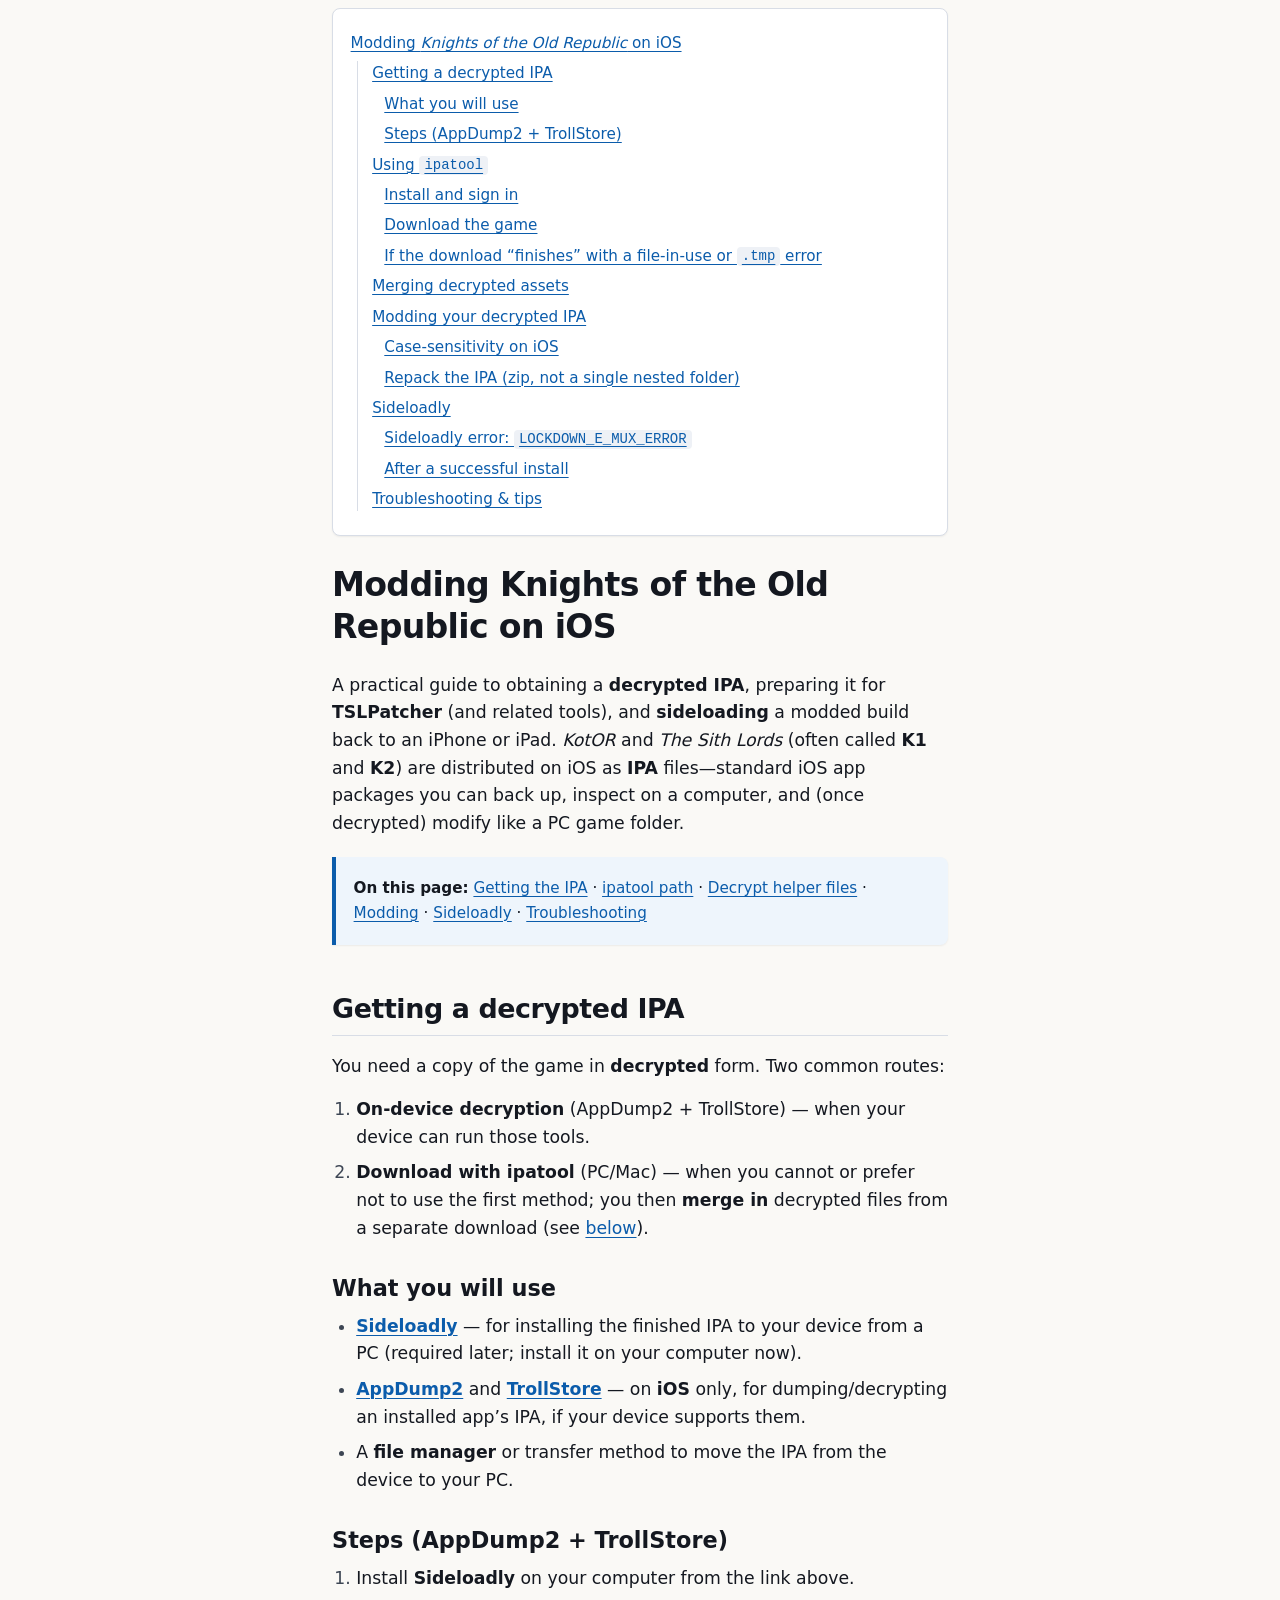
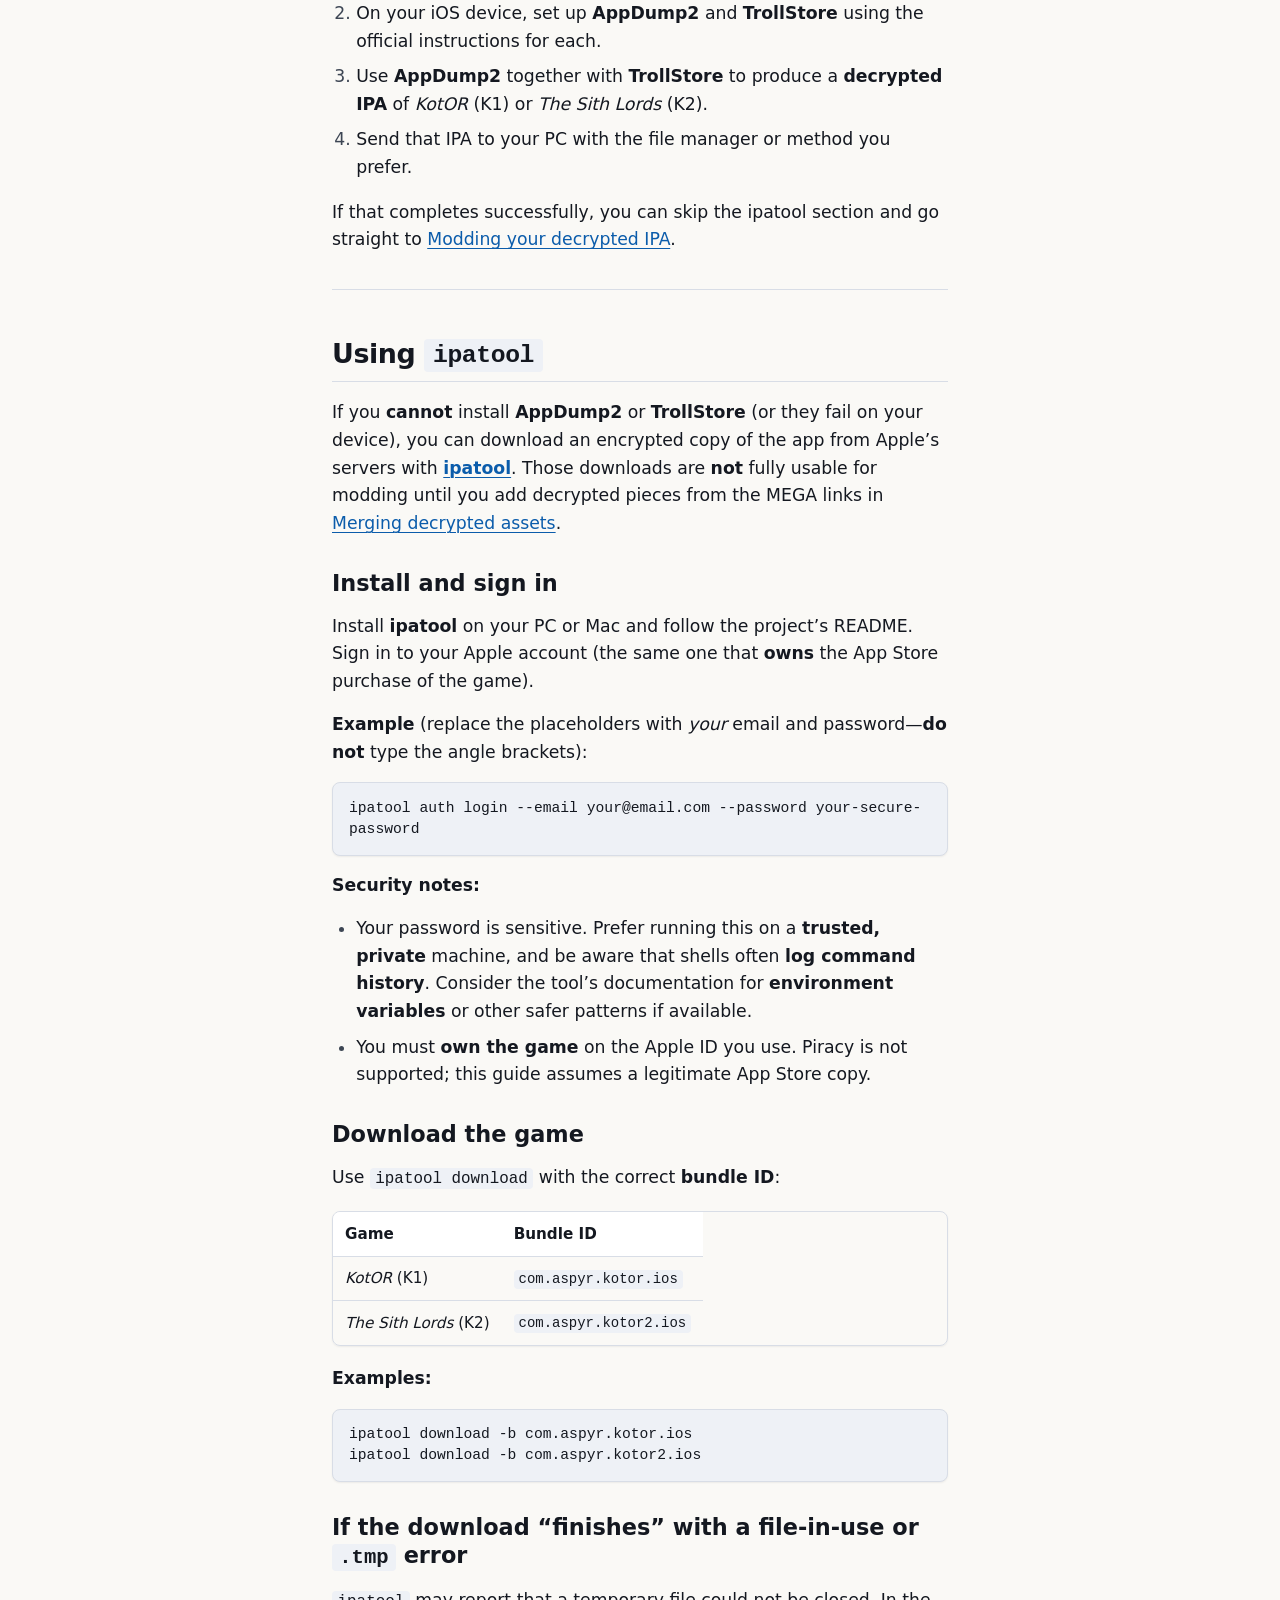
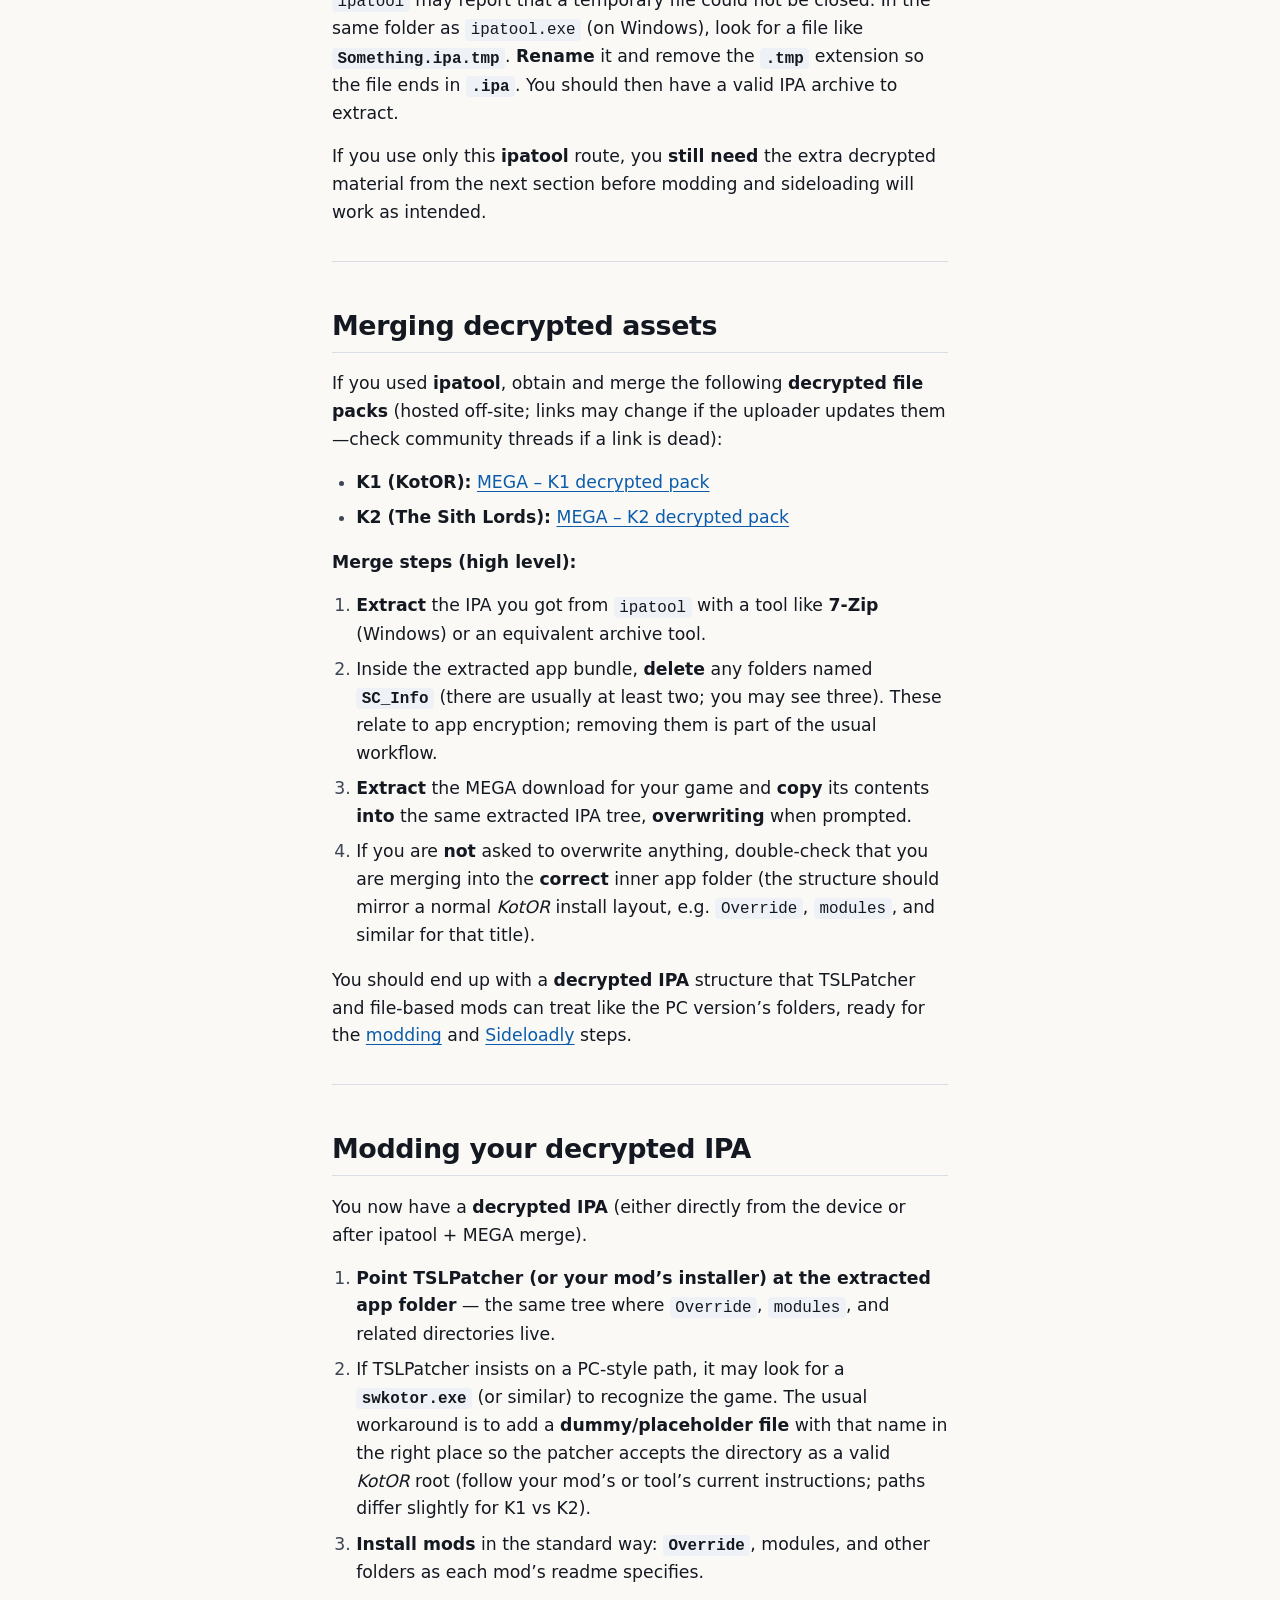
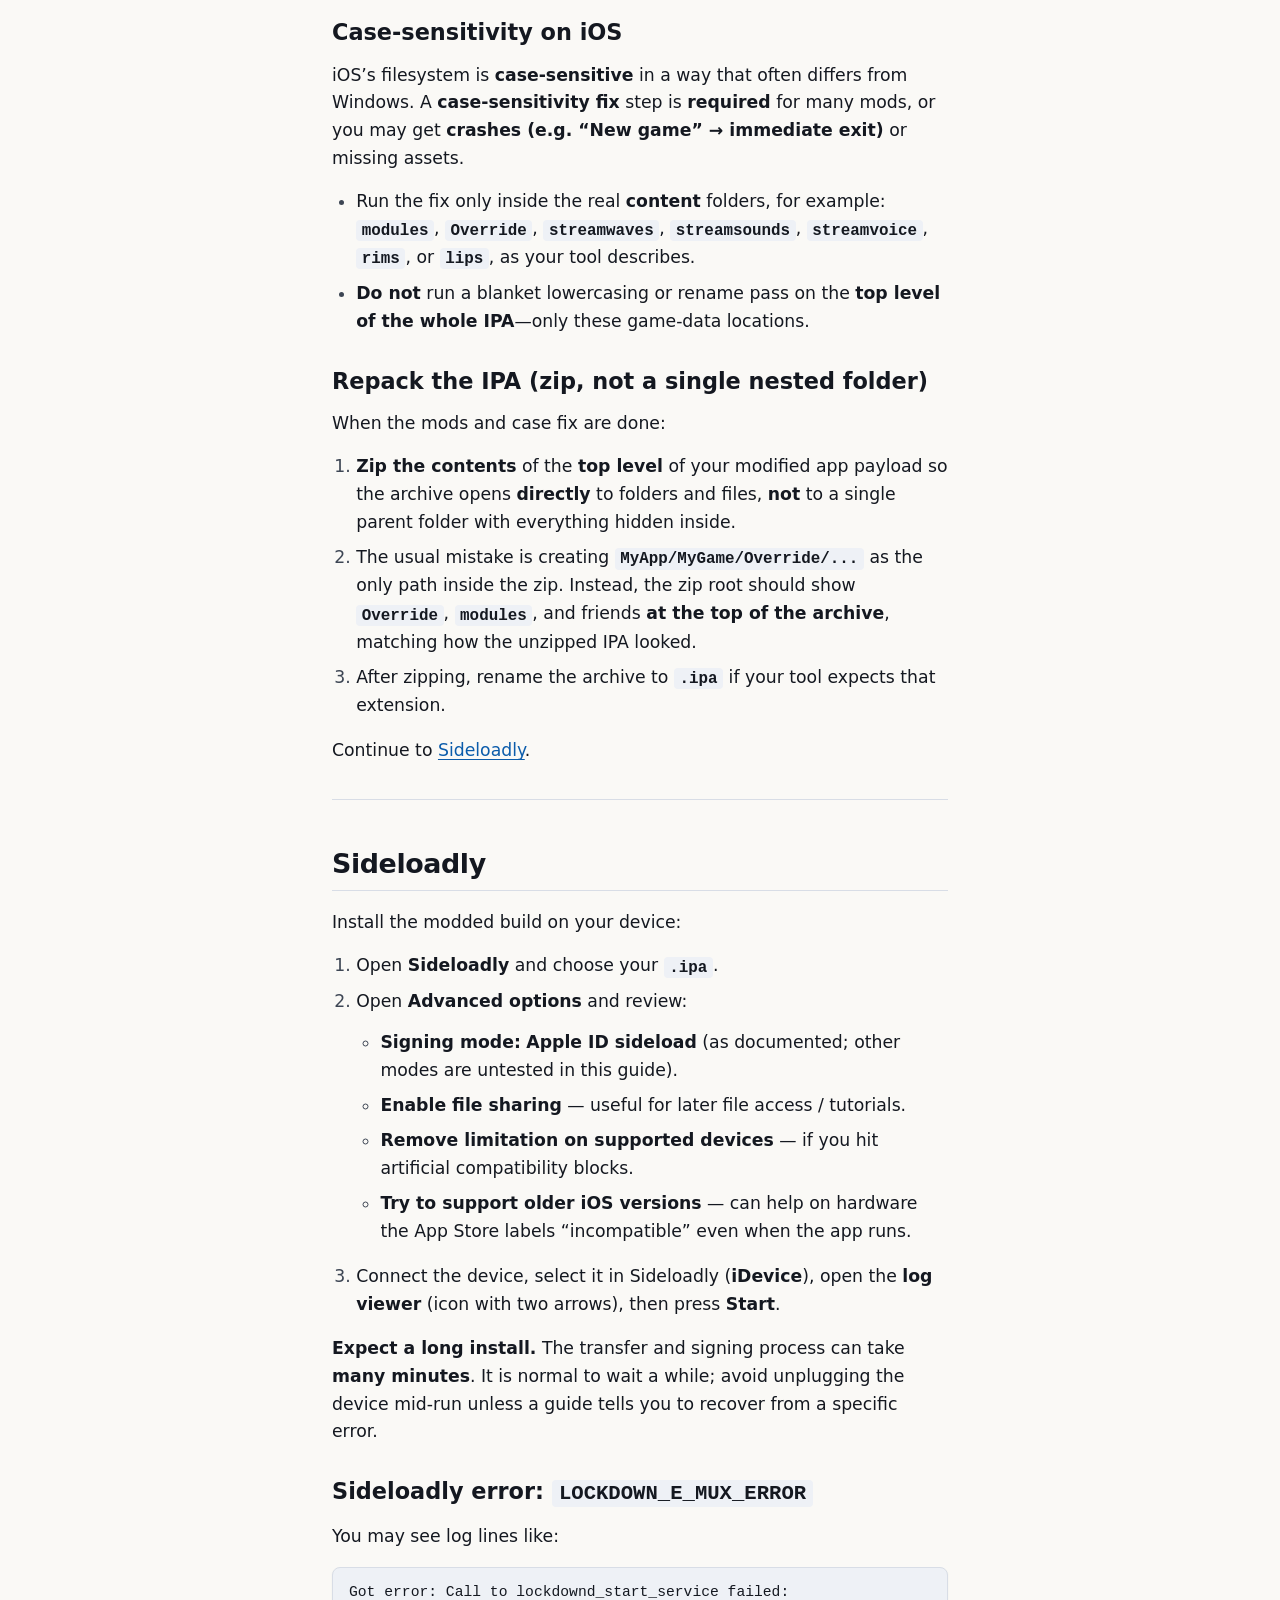
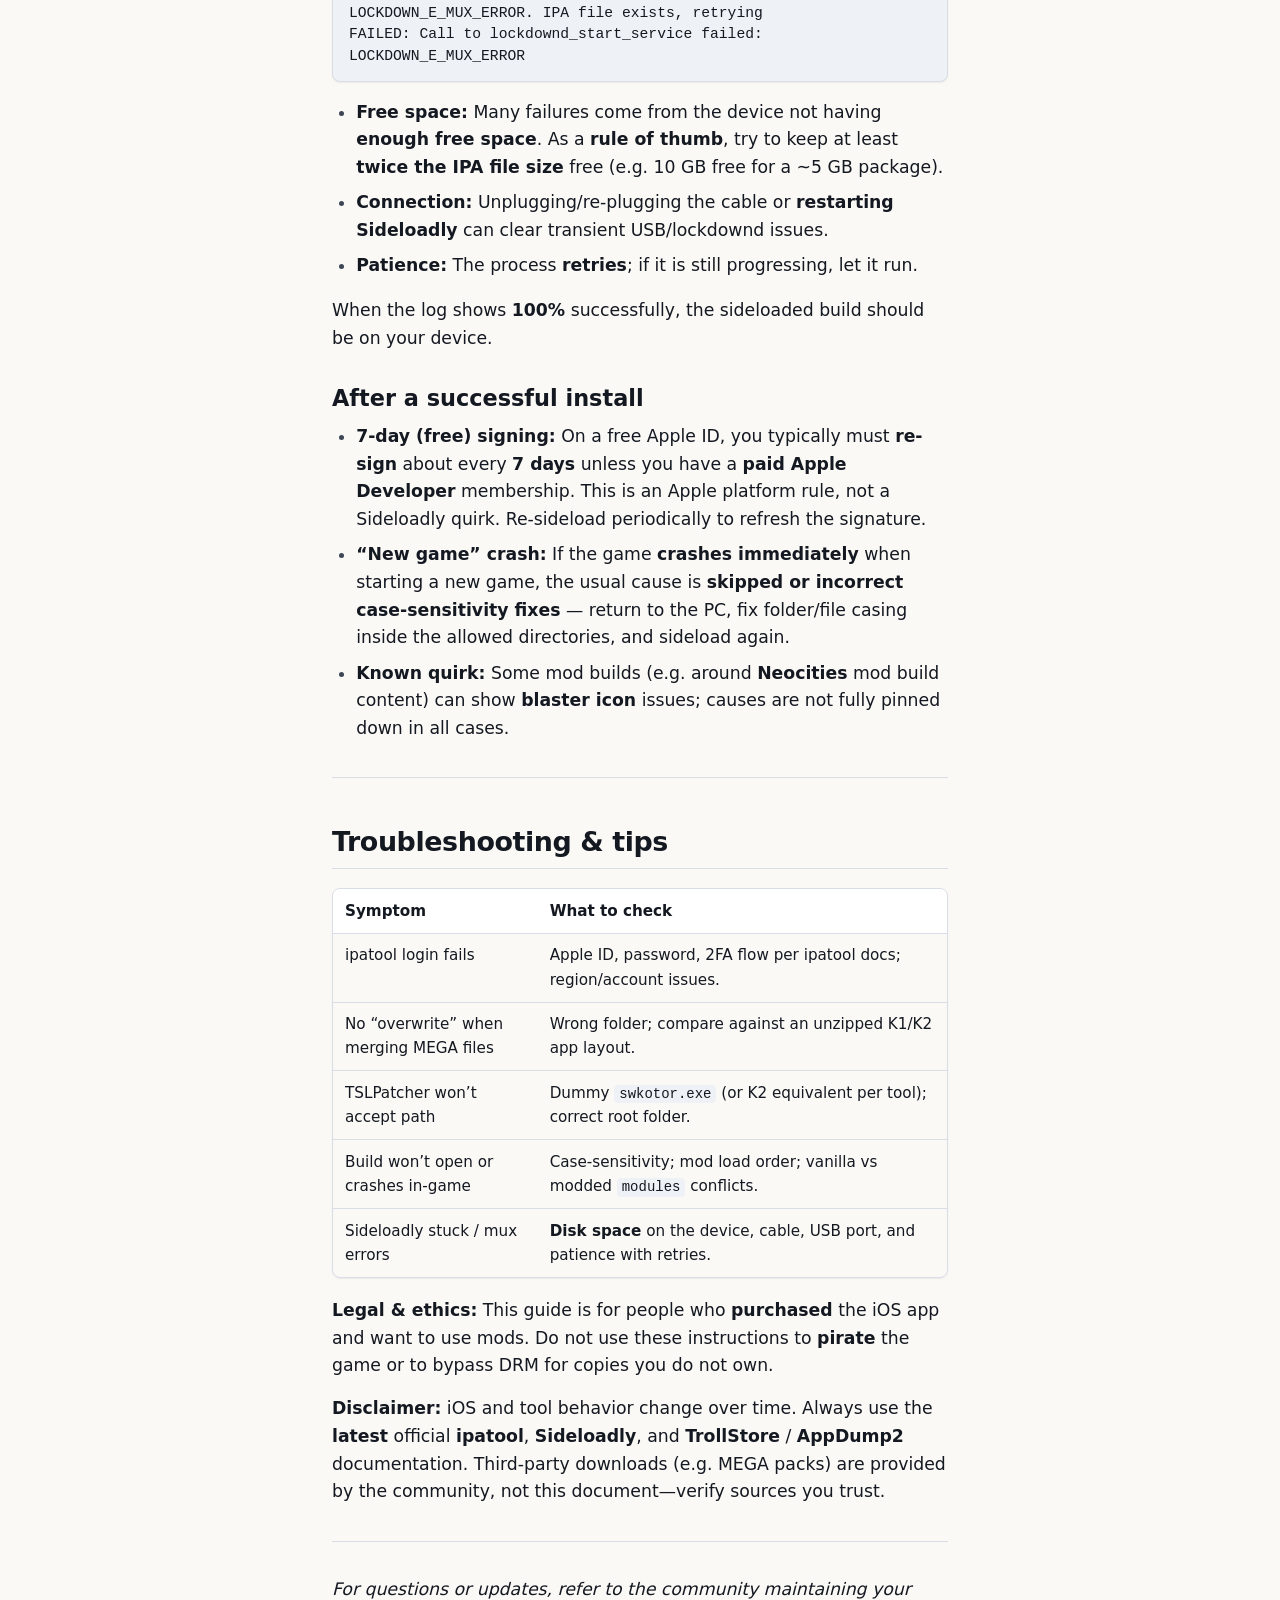
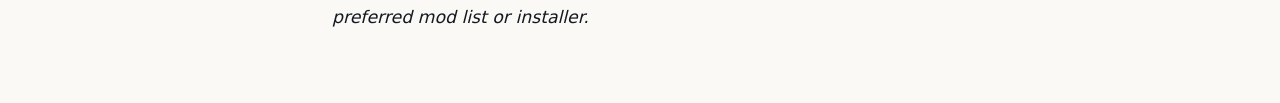
<file: index.html>
<!DOCTYPE html>
<html xmlns="http://www.w3.org/1999/xhtml" lang="en" xml:lang="en">
<head>
  <meta charset="utf-8" />
  <meta name="generator" content="pandoc" />
  <meta name="viewport" content="width=device-width, initial-scale=1.0, user-scalable=yes" />
  <meta name="description" content="Guide to modding Star Wars: KotOR and The Sith Lords on iOS: IPAs, ipatool, TSLPatcher, Sideloadly, and troubleshooting." />
  <title>Modding KotOR on iOS</title>
  <meta name="theme-color" content="#faf9f6" media="(prefers-color-scheme: light)">
  <meta name="theme-color" content="#0f1216" media="(prefers-color-scheme: dark)">
  <style>
    /* Default styles provided by pandoc.
    ** See https://pandoc.org/MANUAL.html#variables-for-html for config info.
    */
    code{white-space: pre-wrap;}
    span.smallcaps{font-variant: small-caps;}
    div.columns{display: flex; gap: min(4vw, 1.5em);}
    div.column{flex: auto; overflow-x: auto;}
    div.hanging-indent{margin-left: 1.5em; text-indent: -1.5em;}
    /* The extra [class] is a hack that increases specificity enough to
       override a similar rule in reveal.js */
    ul.task-list[class]{list-style: none;}
    ul.task-list li input[type="checkbox"] {
      font-size: inherit;
      width: 0.8em;
      margin: 0 0.8em 0.2em -1.6em;
      vertical-align: middle;
    }
    .display.math{display: block; text-align: center; margin: 0.5rem auto;}
  </style>
  <link rel="stylesheet" href="styles.css" />
</head>
<body>
<a class="skip" href="#modding-knights-of-the-old-republic-on-ios">Skip to main content</a>
<main>
<nav id="TOC" role="doc-toc" aria-label="Table of contents">
<ul>
<li><a href="#modding-knights-of-the-old-republic-on-ios"
id="toc-modding-knights-of-the-old-republic-on-ios">Modding <em>Knights
of the Old Republic</em> on iOS</a>
<ul>
<li><a href="#getting-a-decrypted-ipa"
id="toc-getting-a-decrypted-ipa">Getting a decrypted IPA</a>
<ul>
<li><a href="#what-you-will-use" id="toc-what-you-will-use">What you
will use</a></li>
<li><a href="#steps-appdump2-trollstore"
id="toc-steps-appdump2-trollstore">Steps (AppDump2 +
TrollStore)</a></li>
</ul></li>
<li><a href="#using-ipatool" id="toc-using-ipatool">Using
<code>ipatool</code></a>
<ul>
<li><a href="#install-and-sign-in" id="toc-install-and-sign-in">Install
and sign in</a></li>
<li><a href="#download-the-game" id="toc-download-the-game">Download the
game</a></li>
<li><a href="#if-the-download-finishes-with-a-file-in-use-or-.tmp-error"
id="toc-if-the-download-finishes-with-a-file-in-use-or-.tmp-error">If
the download “finishes” with a file-in-use or <code>.tmp</code>
error</a></li>
</ul></li>
<li><a href="#merging-decrypted-assets"
id="toc-merging-decrypted-assets">Merging decrypted assets</a></li>
<li><a href="#modding-your-decrypted-ipa"
id="toc-modding-your-decrypted-ipa">Modding your decrypted IPA</a>
<ul>
<li><a href="#case-sensitivity-on-ios"
id="toc-case-sensitivity-on-ios">Case-sensitivity on iOS</a></li>
<li><a href="#repack-the-ipa-zip-not-a-single-nested-folder"
id="toc-repack-the-ipa-zip-not-a-single-nested-folder">Repack the IPA
(zip, not a single nested folder)</a></li>
</ul></li>
<li><a href="#sideloadly" id="toc-sideloadly">Sideloadly</a>
<ul>
<li><a href="#sideloadly-error-lockdown_e_mux_error"
id="toc-sideloadly-error-lockdown_e_mux_error">Sideloadly error:
<code>LOCKDOWN_E_MUX_ERROR</code></a></li>
<li><a href="#after-a-successful-install"
id="toc-after-a-successful-install">After a successful install</a></li>
</ul></li>
<li><a href="#troubleshooting-tips"
id="toc-troubleshooting-tips">Troubleshooting &amp; tips</a></li>
</ul></li>
</ul>
</nav>
<section id="modding-knights-of-the-old-republic-on-ios" class="level1">
<h1>Modding <em>Knights of the Old Republic</em> on iOS</h1>
<p>A practical guide to obtaining a <strong>decrypted IPA</strong>,
preparing it for <strong>TSLPatcher</strong> (and related tools), and
<strong>sideloading</strong> a modded build back to an iPhone or iPad.
<em>KotOR</em> and <em>The Sith Lords</em> (often called
<strong>K1</strong> and <strong>K2</strong>) are distributed on iOS as
<strong>IPA</strong> files—standard iOS app packages you can back up,
inspect on a computer, and (once decrypted) modify like a PC game
folder.</p>
<blockquote>
<p><strong>On this page:</strong> <a
href="#getting-a-decrypted-ipa">Getting the IPA</a> · <a
href="#using-ipatool">ipatool path</a> · <a
href="#merging-decrypted-assets">Decrypt helper files</a> · <a
href="#modding-your-decrypted-ipa">Modding</a> · <a
href="#sideloadly">Sideloadly</a> · <a
href="#troubleshooting-tips">Troubleshooting</a></p>
</blockquote>
<section id="getting-a-decrypted-ipa" class="level2">
<h2>Getting a decrypted IPA</h2>
<p>You need a copy of the game in <strong>decrypted</strong> form. Two
common routes:</p>
<ol type="1">
<li><strong>On-device decryption</strong> (AppDump2 + TrollStore) — when
your device can run those tools.</li>
<li><strong>Download with ipatool</strong> (PC/Mac) — when you cannot or
prefer not to use the first method; you then <strong>merge in</strong>
decrypted files from a separate download (see <a
href="#merging-decrypted-assets">below</a>).</li>
</ol>
<section id="what-you-will-use" class="level3">
<h3>What you will use</h3>
<ul>
<li><strong><a href="https://sideloadly.io/">Sideloadly</a></strong> —
for installing the finished IPA to your device from a PC (required
later; install it on your computer now).</li>
<li><strong><a
href="https://onejailbreak.com/blog/appdump2/">AppDump2</a></strong> and
<strong><a href="https://trollstore.app/">TrollStore</a></strong> — on
<strong>iOS</strong> only, for dumping/decrypting an installed app’s
IPA, if your device supports them.</li>
<li>A <strong>file manager</strong> or transfer method to move the IPA
from the device to your PC.</li>
</ul>
</section>
<section id="steps-appdump2-trollstore" class="level3">
<h3>Steps (AppDump2 + TrollStore)</h3>
<ol type="1">
<li>Install <strong>Sideloadly</strong> on your computer from the link
above.</li>
<li>On your iOS device, set up <strong>AppDump2</strong> and
<strong>TrollStore</strong> using the official instructions for
each.</li>
<li>Use <strong>AppDump2</strong> together with
<strong>TrollStore</strong> to produce a <strong>decrypted IPA</strong>
of <em>KotOR</em> (K1) or <em>The Sith Lords</em> (K2).</li>
<li>Send that IPA to your PC with the file manager or method you
prefer.</li>
</ol>
<p>If that completes successfully, you can skip the ipatool section and
go straight to <a href="#modding-your-decrypted-ipa">Modding your
decrypted IPA</a>.</p>
<hr />
</section>
</section>
<section id="using-ipatool" class="level2">
<h2>Using <code>ipatool</code></h2>
<p>If you <strong>cannot</strong> install <strong>AppDump2</strong> or
<strong>TrollStore</strong> (or they fail on your device), you can
download an encrypted copy of the app from Apple’s servers with
<strong><a href="https://github.com/majd/ipatool">ipatool</a></strong>.
Those downloads are <strong>not</strong> fully usable for modding until
you add decrypted pieces from the MEGA links in <a
href="#merging-decrypted-assets">Merging decrypted assets</a>.</p>
<section id="install-and-sign-in" class="level3">
<h3>Install and sign in</h3>
<p>Install <strong>ipatool</strong> on your PC or Mac and follow the
project’s README. Sign in to your Apple account (the same one that
<strong>owns</strong> the App Store purchase of the game).</p>
<p><strong>Example</strong> (replace the placeholders with <em>your</em>
email and password—<strong>do not</strong> type the angle brackets):</p>
<pre class="text"><code>ipatool auth login --email your@email.com --password your-secure-password</code></pre>
<p><strong>Security notes:</strong></p>
<ul>
<li>Your password is sensitive. Prefer running this on a
<strong>trusted, private</strong> machine, and be aware that shells
often <strong>log command history</strong>. Consider the tool’s
documentation for <strong>environment variables</strong> or other safer
patterns if available.</li>
<li>You must <strong>own the game</strong> on the Apple ID you use.
Piracy is not supported; this guide assumes a legitimate App Store
copy.</li>
</ul>
</section>
<section id="download-the-game" class="level3">
<h3>Download the game</h3>
<p>Use <code>ipatool download</code> with the correct <strong>bundle
ID</strong>:</p>
<table>
<thead>
<tr>
<th>Game</th>
<th>Bundle ID</th>
</tr>
</thead>
<tbody>
<tr>
<td><em>KotOR</em> (K1)</td>
<td><code>com.aspyr.kotor.ios</code></td>
</tr>
<tr>
<td><em>The Sith Lords</em> (K2)</td>
<td><code>com.aspyr.kotor2.ios</code></td>
</tr>
</tbody>
</table>
<p><strong>Examples:</strong></p>
<pre class="text"><code>ipatool download -b com.aspyr.kotor.ios
ipatool download -b com.aspyr.kotor2.ios</code></pre>
</section>
<section id="if-the-download-finishes-with-a-file-in-use-or-.tmp-error"
class="level3">
<h3>If the download “finishes” with a file-in-use or <code>.tmp</code>
error</h3>
<p><code>ipatool</code> may report that a temporary file could not be
closed. In the same folder as <code>ipatool.exe</code> (on Windows),
look for a file like <strong><code>Something.ipa.tmp</code></strong>.
<strong>Rename</strong> it and remove the
<strong><code>.tmp</code></strong> extension so the file ends in
<strong><code>.ipa</code></strong>. You should then have a valid IPA
archive to extract.</p>
<p>If you use only this <strong>ipatool</strong> route, you
<strong>still need</strong> the extra decrypted material from the next
section before modding and sideloading will work as intended.</p>
<hr />
</section>
</section>
<section id="merging-decrypted-assets" class="level2">
<h2>Merging decrypted assets</h2>
<p>If you used <strong>ipatool</strong>, obtain and merge the following
<strong>decrypted file packs</strong> (hosted off-site; links may change
if the uploader updates them—check community threads if a link is
dead):</p>
<ul>
<li><strong>K1 (KotOR):</strong> <a
href="https://mega.nz/file/4GBRWaxK#yHQwJAcrgwp47S3BA-SVbub2cugtVO_VzrkbOR5WDuI">MEGA
– K1 decrypted pack</a><br />
</li>
<li><strong>K2 (The Sith Lords):</strong> <a
href="https://mega.nz/file/BORCTbLL#JdLVserxTwD44tfE3K9KscoIArrC5Qg4WMoPGDCmYvE">MEGA
– K2 decrypted pack</a></li>
</ul>
<p><strong>Merge steps (high level):</strong></p>
<ol type="1">
<li><strong>Extract</strong> the IPA you got from <code>ipatool</code>
with a tool like <strong>7-Zip</strong> (Windows) or an equivalent
archive tool.</li>
<li>Inside the extracted app bundle, <strong>delete</strong> any folders
named <strong><code>SC_Info</code></strong> (there are usually at least
two; you may see three). These relate to app encryption; removing them
is part of the usual workflow.</li>
<li><strong>Extract</strong> the MEGA download for your game and
<strong>copy</strong> its contents <strong>into</strong> the same
extracted IPA tree, <strong>overwriting</strong> when prompted.<br />
</li>
<li>If you are <strong>not</strong> asked to overwrite anything,
double-check that you are merging into the <strong>correct</strong>
inner app folder (the structure should mirror a normal <em>KotOR</em>
install layout, e.g. <code>Override</code>, <code>modules</code>, and
similar for that title).</li>
</ol>
<p>You should end up with a <strong>decrypted IPA</strong> structure
that TSLPatcher and file-based mods can treat like the PC version’s
folders, ready for the <a href="#modding-your-decrypted-ipa">modding</a>
and <a href="#sideloadly">Sideloadly</a> steps.</p>
<hr />
</section>
<section id="modding-your-decrypted-ipa" class="level2">
<h2>Modding your decrypted IPA</h2>
<p>You now have a <strong>decrypted IPA</strong> (either directly from
the device or after ipatool + MEGA merge).</p>
<ol type="1">
<li><strong>Point TSLPatcher (or your mod’s installer) at the extracted
app folder</strong> — the same tree where <code>Override</code>,
<code>modules</code>, and related directories live.<br />
</li>
<li>If TSLPatcher insists on a PC-style path, it may look for a
<strong><code>swkotor.exe</code></strong> (or similar) to recognize the
game. The usual workaround is to add a <strong>dummy/placeholder
file</strong> with that name in the right place so the patcher accepts
the directory as a valid <em>KotOR</em> root (follow your mod’s or
tool’s current instructions; paths differ slightly for K1 vs K2).<br />
</li>
<li><strong>Install mods</strong> in the standard way:
<strong><code>Override</code></strong>, modules, and other folders as
each mod’s readme specifies.</li>
</ol>
<section id="case-sensitivity-on-ios" class="level3">
<h3>Case-sensitivity on iOS</h3>
<p>iOS’s filesystem is <strong>case-sensitive</strong> in a way that
often differs from Windows. A <strong>case-sensitivity fix</strong> step
is <strong>required</strong> for many mods, or you may get
<strong>crashes (e.g. “New game” → immediate exit)</strong> or missing
assets.</p>
<ul>
<li>Run the fix only inside the real <strong>content</strong> folders,
for example: <strong><code>modules</code></strong>,
<strong><code>Override</code></strong>,
<strong><code>streamwaves</code></strong>,
<strong><code>streamsounds</code></strong>,
<strong><code>streamvoice</code></strong>,
<strong><code>rims</code></strong>, or
<strong><code>lips</code></strong>, as your tool describes.<br />
</li>
<li><strong>Do not</strong> run a blanket lowercasing or rename pass on
the <strong>top level of the whole IPA</strong>—only these game-data
locations.</li>
</ul>
</section>
<section id="repack-the-ipa-zip-not-a-single-nested-folder"
class="level3">
<h3>Repack the IPA (zip, not a single nested folder)</h3>
<p>When the mods and case fix are done:</p>
<ol type="1">
<li><strong>Zip the contents</strong> of the <strong>top level</strong>
of your modified app payload so the archive opens
<strong>directly</strong> to folders and files, <strong>not</strong> to
a single parent folder with everything hidden inside.<br />
</li>
<li>The usual mistake is creating
<strong><code>MyApp/MyGame/Override/...</code></strong> as the only path
inside the zip. Instead, the zip root should show
<strong><code>Override</code></strong>,
<strong><code>modules</code></strong>, and friends <strong>at the top of
the archive</strong>, matching how the unzipped IPA looked.<br />
</li>
<li>After zipping, rename the archive to
<strong><code>.ipa</code></strong> if your tool expects that
extension.</li>
</ol>
<p>Continue to <a href="#sideloadly">Sideloadly</a>.</p>
<hr />
</section>
</section>
<section id="sideloadly" class="level2">
<h2>Sideloadly</h2>
<p>Install the modded build on your device:</p>
<ol type="1">
<li>Open <strong>Sideloadly</strong> and choose your
<strong><code>.ipa</code></strong>.<br />
</li>
<li>Open <strong>Advanced options</strong> and review:
<ul>
<li><strong>Signing mode:</strong> <strong>Apple ID sideload</strong>
(as documented; other modes are untested in this guide).<br />
</li>
<li><strong>Enable file sharing</strong> — useful for later file access
/ tutorials.<br />
</li>
<li><strong>Remove limitation on supported devices</strong> — if you hit
artificial compatibility blocks.<br />
</li>
<li><strong>Try to support older iOS versions</strong> — can help on
hardware the App Store labels “incompatible” even when the app
runs.<br />
</li>
</ul></li>
<li>Connect the device, select it in Sideloadly
(<strong>iDevice</strong>), open the <strong>log viewer</strong> (icon
with two arrows), then press <strong>Start</strong>.</li>
</ol>
<p><strong>Expect a long install.</strong> The transfer and signing
process can take <strong>many minutes</strong>. It is normal to wait a
while; avoid unplugging the device mid-run unless a guide tells you to
recover from a specific error.</p>
<section id="sideloadly-error-lockdown_e_mux_error" class="level3">
<h3>Sideloadly error: <code>LOCKDOWN_E_MUX_ERROR</code></h3>
<p>You may see log lines like:</p>
<pre class="text"><code>Got error: Call to lockdownd_start_service failed: LOCKDOWN_E_MUX_ERROR. IPA file exists, retrying
FAILED: Call to lockdownd_start_service failed: LOCKDOWN_E_MUX_ERROR</code></pre>
<ul>
<li><strong>Free space:</strong> Many failures come from the device not
having <strong>enough free space</strong>. As a <strong>rule of
thumb</strong>, try to keep at least <strong>twice the IPA file
size</strong> free (e.g. 10 GB free for a ~5 GB package).<br />
</li>
<li><strong>Connection:</strong> Unplugging/re-plugging the cable or
<strong>restarting Sideloadly</strong> can clear transient USB/lockdownd
issues.<br />
</li>
<li><strong>Patience:</strong> The process <strong>retries</strong>; if
it is still progressing, let it run.</li>
</ul>
<p>When the log shows <strong>100%</strong> successfully, the sideloaded
build should be on your device.</p>
</section>
<section id="after-a-successful-install" class="level3">
<h3>After a successful install</h3>
<ul>
<li><strong>7-day (free) signing:</strong> On a free Apple ID, you
typically must <strong>re-sign</strong> about every <strong>7
days</strong> unless you have a <strong>paid Apple Developer</strong>
membership. This is an Apple platform rule, not a Sideloadly quirk.
Re-sideload periodically to refresh the signature.<br />
</li>
<li><strong>“New game” crash:</strong> If the game <strong>crashes
immediately</strong> when starting a new game, the usual cause is
<strong>skipped or incorrect case-sensitivity fixes</strong> — return to
the PC, fix folder/file casing inside the allowed directories, and
sideload again.<br />
</li>
<li><strong>Known quirk:</strong> Some mod builds (e.g. around
<strong>Neocities</strong> mod build content) can show <strong>blaster
icon</strong> issues; causes are not fully pinned down in all
cases.</li>
</ul>
<hr />
</section>
</section>
<section id="troubleshooting-tips" class="level2">
<h2>Troubleshooting &amp; tips</h2>
<table>
<colgroup>
<col style="width: 33%" />
<col style="width: 66%" />
</colgroup>
<thead>
<tr>
<th>Symptom</th>
<th>What to check</th>
</tr>
</thead>
<tbody>
<tr>
<td>ipatool login fails</td>
<td>Apple ID, password, 2FA flow per ipatool docs; region/account
issues.</td>
</tr>
<tr>
<td>No “overwrite” when merging MEGA files</td>
<td>Wrong folder; compare against an unzipped K1/K2 app layout.</td>
</tr>
<tr>
<td>TSLPatcher won’t accept path</td>
<td>Dummy <code>swkotor.exe</code> (or K2 equivalent per tool); correct
root folder.</td>
</tr>
<tr>
<td>Build won’t open or crashes in-game</td>
<td>Case-sensitivity; mod load order; vanilla vs modded
<code>modules</code> conflicts.</td>
</tr>
<tr>
<td>Sideloadly stuck / mux errors</td>
<td><strong>Disk space</strong> on the device, cable, USB port, and
patience with retries.</td>
</tr>
</tbody>
</table>
<p><strong>Legal &amp; ethics:</strong> This guide is for people who
<strong>purchased</strong> the iOS app and want to use mods. Do not use
these instructions to <strong>pirate</strong> the game or to bypass DRM
for copies you do not own.</p>
<p><strong>Disclaimer:</strong> iOS and tool behavior change over time.
Always use the <strong>latest</strong> official
<strong>ipatool</strong>, <strong>Sideloadly</strong>, and
<strong>TrollStore</strong> / <strong>AppDump2</strong> documentation.
Third-party downloads (e.g. MEGA packs) are provided by the community,
not this document—verify sources you trust.</p>
<hr />
<p><em>For questions or updates, refer to the community maintaining your
preferred mod list or installer.</em></p>
</section>
</section>
</main>
</body>
</html>
</file>
<file: styles.css>
/* Modding KotOR on iOS — readable, mobile-first, accessible
   Test targets: Safari (iOS/macOS), Firefox, Chrome, Edge */

:root {
  color-scheme: light dark;
  --bg: #faf9f6;
  --bg-elev: #fff;
  --text: #141820;
  --text-muted: #3d4654;
  --link: #0b5cab;
  --link-visited: #5a2d8a;
  --link-hover: #064787;
  --border: #d8dde6;
  --code-bg: #eef1f6;
  --blockquote-bg: #eef5fc;
  --blockquote-border: #0b5cab;
  --focus: #0b5cab;
  --radius: 8px;
  --shadow: 0 1px 2px rgba(0, 0, 0, 0.06);
  --font-sans: "Segoe UI", system-ui, -apple-system, "Helvetica Neue", Helvetica, Arial, sans-serif;
  --font-mono: "Cascadia Code", "Segoe UI Mono", "SFMono-Regular", Consolas, "Liberation Mono", Menlo, monospace;
  --step--1: clamp(0.9rem, 0.88rem + 0.1vw, 0.95rem);
  --step-0: clamp(1.02rem, 0.98rem + 0.2vw, 1.08rem);
  --step-1: clamp(1.25rem, 1.1rem + 0.4vw, 1.4rem);
  --step-2: clamp(1.45rem, 1.2rem + 0.6vw, 1.75rem);
  --step-3: clamp(1.75rem, 1.35rem + 0.9vw, 2.1rem);
  --max-width: 42rem;
  --line: 1.6;
  --line-heading: 1.25;
}

@media (prefers-color-scheme: dark) {
  :root {
    --bg: #0f1216;
    --bg-elev: #171b22;
    --text: #e8eaef;
    --text-muted: #9aa3b2;
    --link: #7ab8ff;
    --link-visited: #c9a8e8;
    --link-hover: #a8d0ff;
    --border: #2c3440;
    --code-bg: #1c222c;
    --blockquote-bg: #1a2332;
    --blockquote-border: #3d7ad6;
    --focus: #7ab8ff;
    --shadow: 0 1px 2px rgba(0, 0, 0, 0.35);
  }
}

*,
*::before,
*::after {
  box-sizing: border-box;
}

html {
  -webkit-text-size-adjust: 100%;
  text-size-adjust: 100%;
  scroll-behavior: smooth;
  background: var(--bg);
}

@media (prefers-reduced-motion: reduce) {
  html {
    scroll-behavior: auto;
  }
  * {
    transition-duration: 0.01ms !important;
  }
}

body {
  margin: 0;
  min-height: 100dvh;
  color: var(--text);
  background: var(--bg);
  font-family: var(--font-sans);
  font-size: var(--step-0);
  line-height: var(--line);
  -webkit-font-smoothing: antialiased;
  text-rendering: optimizeLegibility;
}

a.skip {
  position: absolute;
  left: -9999px;
  top: auto;
  z-index: 200;
  padding: 0.5rem 1rem;
  background: var(--link);
  color: #fff;
  text-decoration: none;
  border-radius: var(--radius);
}

a.skip:focus {
  left: max(1rem, env(safe-area-inset-left));
  top: max(1rem, env(safe-area-inset-top));
  outline: 2px solid var(--focus);
  outline-offset: 2px;
}

main {
  max-width: var(--max-width);
  margin: 0 auto;
  padding: 1.25rem clamp(1rem, 4vw, 1.75rem);
  padding-bottom: max(2.5rem, env(safe-area-inset-bottom));
  padding-top: max(0.5rem, env(safe-area-inset-top));
}

section#modding-knights-of-the-old-republic-on-ios {
  scroll-margin-top: 1rem;
}

section#modding-knights-of-the-old-republic-on-ios > h1,
section.level1 > h1:first-of-type {
  font-size: var(--step-3);
  line-height: var(--line-heading);
  font-weight: 700;
  margin: 0 0 0.75em;
  letter-spacing: -0.02em;
  hyphens: auto;
  overflow-wrap: break-word;
}

section#modding-knights-of-the-old-republic-on-ios > h1 em,
section.level1 > h1 em {
  font-style: normal;
  font-weight: 800;
}

h2 {
  font-size: var(--step-2);
  line-height: var(--line-heading);
  margin: 1.75em 0 0.65em;
  font-weight: 700;
  letter-spacing: -0.015em;
  border-bottom: 1px solid var(--border);
  padding-bottom: 0.35em;
  scroll-margin-top: 1rem;
}

h3 {
  font-size: var(--step-1);
  line-height: var(--line-heading);
  margin: 1.4em 0 0.5em;
  font-weight: 650;
  scroll-margin-top: 1rem;
}

p,
li,
td {
  line-height: var(--line);
}

p {
  margin: 0.9em 0;
}

a {
  color: var(--link);
  text-decoration-thickness: 0.08em;
  text-underline-offset: 0.2em;
}

a:visited {
  color: var(--link-visited);
}

a:hover {
  color: var(--link-hover);
}

a:focus-visible,
button:focus-visible {
  outline: 2px solid var(--focus);
  outline-offset: 3px;
  border-radius: 2px;
}

blockquote {
  margin: 1.25em 0;
  padding: 0.9rem 1.1rem;
  background: var(--blockquote-bg);
  border-left: 4px solid var(--blockquote-border);
  border-radius: 0 var(--radius) var(--radius) 0;
  box-shadow: var(--shadow);
  font-size: var(--step--1);
  color: var(--text);
}

blockquote p {
  margin: 0.35em 0;
}

blockquote a {
  font-weight: 500;
  word-break: break-word;
}

hr {
  border: 0;
  height: 1px;
  background: var(--border);
  margin: 2em 0;
}

ul,
ol {
  margin: 0.75em 0 1em;
  padding-left: 1.4em;
}

li {
  margin: 0.45em 0;
}

li::marker {
  color: var(--text-muted);
}

#TOC {
  background: var(--bg-elev);
  border: 1px solid var(--border);
  border-radius: var(--radius);
  padding: 1rem 1.1rem 1.1rem;
  margin: 0 0 1.75rem;
  box-shadow: var(--shadow);
  font-size: var(--step--1);
}

#TOC > .toc-title,
#TOC > p {
  display: block;
  margin: 0 0 0.65em;
  font-weight: 700;
  font-size: 1.05em;
  color: var(--text);
}

#TOC > ul,
#TOC ul {
  list-style: none;
  margin: 0.25em 0 0;
  padding: 0;
}

#TOC ul li {
  margin: 0.4em 0;
  padding: 0;
  padding-left: 0.8em;
  text-indent: -0.5em;
}

#TOC a {
  font-weight: 500;
}

#TOC > ul > li {
  text-indent: 0;
  padding-left: 0;
}

#TOC > ul > li > ul {
  margin-top: 0.3em;
  margin-left: 0.4rem;
  border-left: 1px solid var(--border);
  padding-left: 0.6rem;
}

/* Pandoc: section divs */
div[id^="modding-"],
div[id^="using-"],
div[id^="merging-"],
div[id^="sideloadly"],
div[id^="troubleshooting"] {
  position: relative;
}

table {
  width: 100%;
  border-collapse: collapse;
  font-size: var(--step--1);
  margin: 1.25em 0;
  border: 1px solid var(--border);
  border-radius: var(--radius);
  overflow: hidden;
  box-shadow: var(--shadow);
  display: block;
  overflow-x: auto;
  -webkit-overflow-scrolling: touch;
}

table thead th {
  background: var(--bg-elev);
  text-align: left;
}

th,
td {
  padding: 0.6rem 0.75rem;
  border-bottom: 1px solid var(--border);
  vertical-align: top;
  min-width: 8.5em;
}

tr:last-child td {
  border-bottom: 0;
}

code {
  font-family: var(--font-mono);
  font-size: 0.92em;
  background: var(--code-bg);
  padding: 0.1em 0.35em;
  border-radius: 4px;
  word-break: break-word;
}

pre {
  background: var(--code-bg);
  border: 1px solid var(--border);
  border-radius: var(--radius);
  padding: 0.9rem 1rem;
  overflow-x: auto;
  -webkit-overflow-scrolling: touch;
  margin: 1.1em 0;
  font-size: 0.85em;
  line-height: 1.45;
  box-shadow: var(--shadow);
}

pre code {
  background: none;
  padding: 0;
  font-size: inherit;
}

/* Pandoc: footnote / end section */
.footnotes,
footer[role="contentinfo"] {
  font-size: var(--step--1);
  color: var(--text-muted);
  border-top: 1px solid var(--border);
  margin-top: 2.5rem;
  padding-top: 1rem;
}

/* Smaller sublists under h3 in install steps */
h3 + ol,
h3 + ul {
  margin-top: 0.4em;
}

em {
  font-style: italic;
  font-synthesis: style;
}

strong {
  font-weight: 600;
}

@media (max-width: 30rem) {
  :root {
    --max-width: 100%;
  }

  pre {
    font-size: 0.78rem;
  }

  th,
  td {
    min-width: 7.5em;
  }
}

@media print {
  body,
  .skip {
    background: #fff !important;
    color: #000 !important;
  }

  a[href^="http"]::after {
    content: " (" attr(href) ")";
    font-size: 0.8em;
    color: #444;
    word-break: break-all;
  }

  #TOC a::after,
  a[href^="#"]::after {
    content: "";
  }
}
</file>
